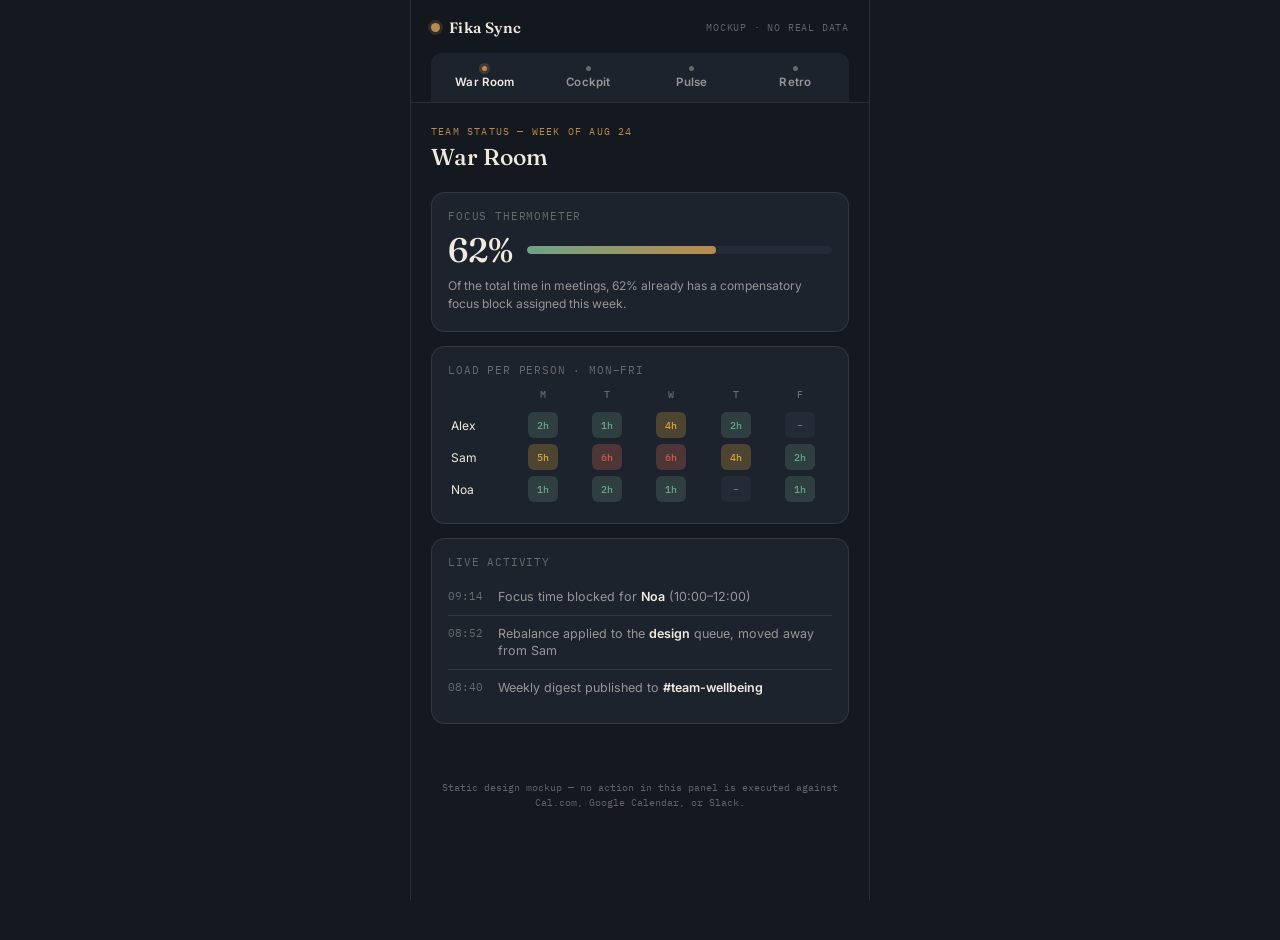
<file: fika-sync/gui/mockup-4-screens.html>
<!DOCTYPE html>
<html lang="en">
<head>
<meta charset="UTF-8">
<meta name="viewport" content="width=device-width, initial-scale=1.0">
<title>Fika Sync — Mockup</title>
<style>
@import url('https://fonts.googleapis.com/css2?family=Fraunces:opsz,wght@9..144,400;9..144,500;9..144,600&family=Inter:wght@400;500;600&family=IBM+Plex+Mono:wght@400;500&display=swap');

:root{
  --ink:#14181F;
  --panel:#1D232D;
  --panel-2:#242B36;
  --paper:#EFE9DE;
  --line: rgba(239,233,222,0.10);
  --line-strong: rgba(239,233,222,0.20);
  --text: #EFE9DE;
  --text-dim: rgba(239,233,222,0.58);
  --text-faint: rgba(239,233,222,0.36);
  --green:#6FA287;
  --amber:#D9A441;
  --clay:#C1614C;
  --brass:#B98A4E;
  --radius: 14px;
}

*{box-sizing:border-box;}
html,body{margin:0;padding:0;background:var(--ink);color:var(--text);
  font-family:'Inter',-apple-system,sans-serif; -webkit-font-smoothing:antialiased;}
body{padding-bottom:40px;}

.mono{font-family:'IBM Plex Mono',monospace;}

.app{max-width:460px;margin:0 auto;min-height:100vh;background:var(--ink);
  border-left:1px solid var(--line); border-right:1px solid var(--line);}

/* ---------- header / console rail ---------- */
header.top{position:sticky;top:0;z-index:10;background:rgba(20,24,31,0.92);
  backdrop-filter:blur(8px); border-bottom:1px solid var(--line); padding:18px 20px 0;}
.brand{display:flex;align-items:center;gap:9px;margin-bottom:16px;}
.brand-mark{width:9px;height:9px;border-radius:50%;background:var(--brass);
  box-shadow:0 0 0 3px rgba(185,138,78,0.18);}
.brand-name{font-family:'Fraunces',serif;font-weight:600;font-size:15px;
  letter-spacing:0.02em;}
.brand-sub{font-family:'IBM Plex Mono',monospace;font-size:10px;color:var(--text-faint);
  letter-spacing:0.08em;margin-left:auto;}

nav.tabs{display:flex;gap:2px;background:var(--panel);border-radius:10px 10px 0 0;
  padding:3px;position:relative;}
nav.tabs button{flex:1;border:none;background:transparent;color:var(--text-dim);
  font-family:'Inter';font-size:11.5px;font-weight:600;letter-spacing:0.01em;
  padding:10px 4px;border-radius:8px;cursor:pointer;transition:color .15s;
  display:flex;flex-direction:column;align-items:center;gap:4px;}
nav.tabs button .dial{width:5px;height:5px;border-radius:50%;background:var(--text-faint);
  transition:all .15s;}
nav.tabs button.active{color:var(--paper);}
nav.tabs button.active .dial{background:var(--brass);box-shadow:0 0 0 3px rgba(185,138,78,0.22);}

/* ---------- shared ---------- */
main{padding:22px 20px 10px;}
.eyebrow{font-family:'IBM Plex Mono',monospace;font-size:10px;letter-spacing:0.12em;
  color:var(--brass);text-transform:uppercase;margin-bottom:6px;}
h1.screen-title{font-family:'Fraunces',serif;font-weight:500;font-size:23px;
  line-height:1.15;margin:0 0 22px;color:var(--paper);}

.card{background:var(--panel);border:1px solid var(--line);border-radius:var(--radius);
  padding:16px 16px 18px;margin-bottom:14px;position:relative;overflow:hidden;}
.card-label{font-size:10.5px;font-family:'IBM Plex Mono';letter-spacing:0.08em;
  color:var(--text-faint);text-transform:uppercase;margin-bottom:10px;}

.pill{display:inline-flex;align-items:center;gap:5px;font-size:10.5px;
  font-family:'IBM Plex Mono';padding:3px 9px 3px 7px;border-radius:20px;font-weight:500;}
.pill .dot{width:5px;height:5px;border-radius:50%;}
.pill.green{background:rgba(111,162,135,0.14);color:var(--green);}
.pill.green .dot{background:var(--green);}
.pill.amber{background:rgba(217,164,65,0.14);color:var(--amber);}
.pill.amber .dot{background:var(--amber);}
.pill.clay{background:rgba(193,97,76,0.14);color:var(--clay);}
.pill.clay .dot{background:var(--clay);}

.stamp{position:absolute;top:14px;right:-30px;transform:rotate(28deg);
  font-family:'IBM Plex Mono';font-size:9px;letter-spacing:0.15em;font-weight:600;
  padding:3px 34px;border:1px solid currentColor;color:var(--text-faint);opacity:0.55;}

/* ================= WAR ROOM ================= */
.thermo-wrap{display:flex;align-items:center;gap:14px;}
.thermo-num{font-family:'Fraunces',serif;font-size:34px;font-weight:500;color:var(--paper);
  line-height:1;}
.thermo-bar{flex:1;height:8px;border-radius:5px;background:var(--panel-2);overflow:hidden;
  position:relative;}
.thermo-fill{height:100%;background:linear-gradient(90deg,var(--green),var(--brass));
  border-radius:5px;}
.thermo-caption{font-size:12px;color:var(--text-dim);margin-top:10px;line-height:1.5;}

table.heatmap{width:100%;border-collapse:collapse;margin-top:4px;}
table.heatmap th{font-family:'IBM Plex Mono';font-size:9.5px;color:var(--text-faint);
  font-weight:500;padding-bottom:8px;text-align:center;}
table.heatmap th:first-child{text-align:left;}
table.heatmap td{padding:3px;text-align:center;}
table.heatmap td.name{text-align:left;font-size:12px;color:var(--text);padding-right:6px;
  white-space:nowrap;}
.cell{width:30px;height:26px;border-radius:6px;margin:0 auto;display:flex;align-items:center;
  justify-content:center;font-family:'IBM Plex Mono';font-size:9.5px;font-weight:500;}
.cell.g{background:rgba(111,162,135,0.22);color:var(--green);}
.cell.a{background:rgba(217,164,65,0.26);color:var(--amber);}
.cell.c{background:rgba(193,97,76,0.30);color:var(--clay);}
.cell.empty{background:var(--panel-2);color:var(--text-faint);}

.feed-item{display:flex;gap:10px;padding:9px 0;border-bottom:1px solid var(--line);}
.feed-item:last-child{border-bottom:none;}
.feed-time{font-family:'IBM Plex Mono';font-size:10.5px;color:var(--text-faint);
  min-width:40px;padding-top:1px;}
.feed-text{font-size:12.5px;color:var(--text-dim);line-height:1.4;}
.feed-text b{color:var(--paper);font-weight:600;}

/* ================= COCKPIT ================= */
.approval-card{border:1px solid var(--line-strong);}
.approval-top{display:flex;justify-content:space-between;align-items:flex-start;
  margin-bottom:8px;}
.approval-title{font-size:14px;font-weight:600;color:var(--paper);}
.approval-desc{font-size:12.5px;color:var(--text-dim);line-height:1.5;margin-bottom:12px;}
.diff-row{font-family:'IBM Plex Mono';font-size:11px;background:var(--panel-2);
  border-radius:8px;padding:9px 11px;margin-bottom:12px;color:var(--text-dim);}
.diff-row .to{color:var(--green);}
.btn-row{display:flex;gap:8px;}
.btn{flex:1;border:none;border-radius:9px;padding:10px 0;font-size:12px;font-weight:600;
  cursor:pointer;font-family:'Inter';letter-spacing:0.01em;transition:opacity .15s;}
.btn:active{opacity:0.7;}
.btn.approve{background:var(--brass);color:#14181F;}
.btn.reject{background:transparent;color:var(--clay);border:1px solid rgba(193,97,76,0.4);}
.btn.modify{background:transparent;color:var(--text-dim);border:1px solid var(--line-strong);}

/* ================= PULSE ================= */
.slider-row{margin-bottom:20px;}
.slider-top{display:flex;justify-content:space-between;align-items:baseline;margin-bottom:8px;}
.slider-name{font-size:13px;color:var(--text);font-weight:500;}
.slider-val{font-family:'IBM Plex Mono';font-size:13px;color:var(--brass);}
input[type=range]{-webkit-appearance:none;width:100%;height:4px;border-radius:3px;
  background:var(--panel-2);}
input[type=range]::-webkit-slider-thumb{-webkit-appearance:none;width:16px;height:16px;
  border-radius:50%;background:var(--brass);border:3px solid var(--ink);cursor:pointer;
  box-shadow:0 0 0 1px var(--brass);}

.team-row{display:flex;align-items:center;gap:10px;padding:10px 0;border-bottom:1px solid var(--line);}
.team-row:last-child{border-bottom:none;}
.avatar{width:30px;height:30px;border-radius:50%;background:var(--panel-2);
  display:flex;align-items:center;justify-content:center;font-family:'Fraunces';
  font-size:12px;color:var(--paper);flex-shrink:0;}
.team-info{flex:1;}
.team-name{font-size:13px;color:var(--text);}
.team-role{font-size:10.5px;color:var(--text-faint);font-family:'IBM Plex Mono';}

.stepper{display:flex;gap:8px;margin-top:2px;}
.step{flex:1;text-align:center;padding:12px 6px;border-radius:10px;
  border:1px solid var(--line);}
.step.connected{border-color:rgba(111,162,135,0.35);}
.step-name{font-size:11.5px;font-weight:600;margin-bottom:6px;}
.step-status{font-size:9.5px;font-family:'IBM Plex Mono';color:var(--text-faint);}
.step.connected .step-status{color:var(--green);}

/* ================= RETROSPECTIVE ================= */
.chart{display:flex;align-items:flex-end;gap:6px;height:90px;margin:6px 0 4px;}
.bar-wrap{flex:1;display:flex;flex-direction:column;align-items:center;gap:6px;}
.bar{width:100%;border-radius:4px 4px 2px 2px;background:var(--panel-2);position:relative;}
.bar.hi{background:var(--brass);}
.bar-label{font-size:8.5px;font-family:'IBM Plex Mono';color:var(--text-faint);}

.history-row{padding:12px 0;border-bottom:1px solid var(--line);position:relative;}
.history-row:last-child{border-bottom:none;}
.history-top{display:flex;justify-content:space-between;align-items:center;margin-bottom:4px;}
.history-week{font-size:12.5px;color:var(--text);font-weight:500;}
.history-id{font-family:'IBM Plex Mono';font-size:9.5px;color:var(--text-faint);}
.history-sub{font-size:11px;color:var(--text-dim);}

.export-row{display:flex;gap:8px;margin-top:16px;}
.export-btn{flex:1;border:1px dashed var(--line-strong);background:transparent;color:var(--text-dim);
  border-radius:9px;padding:10px 0;font-size:11.5px;font-family:'IBM Plex Mono';cursor:pointer;}

.screen{display:none;}
.screen.active{display:block;animation:fade .25s ease;}
@keyframes fade{from{opacity:0;transform:translateY(4px);}to{opacity:1;transform:translateY(0);}}

.foot-note{font-family:'IBM Plex Mono';font-size:9.5px;color:var(--text-faint);
  text-align:center;padding:22px 30px 0;line-height:1.6;}
</style>
</head>
<body>
<div class="app">

  <header class="top">
    <div class="brand">
      <div class="brand-mark"></div>
      <div class="brand-name">Fika Sync</div>
      <div class="brand-sub">MOCKUP · NO REAL DATA</div>
    </div>
    <nav class="tabs">
      <button class="active" data-target="warroom"><span class="dial"></span>War Room</button>
      <button data-target="cockpit"><span class="dial"></span>Cockpit</button>
      <button data-target="pulse"><span class="dial"></span>Pulse</button>
      <button data-target="retro"><span class="dial"></span>Retro</button>
    </nav>
  </header>

  <main>

    <!-- ============ WAR ROOM ============ -->
    <section class="screen active" id="warroom">
      <div class="eyebrow">Team status — week of Aug 24</div>
      <h1 class="screen-title">War Room</h1>

      <div class="card">
        <div class="card-label">Focus thermometer</div>
        <div class="thermo-wrap">
          <div class="thermo-num">62%</div>
          <div class="thermo-bar"><div class="thermo-fill" style="width:62%"></div></div>
        </div>
        <div class="thermo-caption">Of the total time in meetings, 62% already has a compensatory focus block assigned this week.</div>
      </div>

      <div class="card">
        <div class="card-label">Load per person · Mon–Fri</div>
        <table class="heatmap">
          <tr><th></th><th>M</th><th>T</th><th>W</th><th>T</th><th>F</th></tr>
          <tr>
            <td class="name">Alex</td>
            <td><div class="cell g">2h</div></td><td><div class="cell g">1h</div></td>
            <td><div class="cell a">4h</div></td><td><div class="cell g">2h</div></td>
            <td><div class="cell empty">–</div></td>
          </tr>
          <tr>
            <td class="name">Sam</td>
            <td><div class="cell a">5h</div></td><td><div class="cell c">6h</div></td>
            <td><div class="cell c">6h</div></td><td><div class="cell a">4h</div></td>
            <td><div class="cell g">2h</div></td>
          </tr>
          <tr>
            <td class="name">Noa</td>
            <td><div class="cell g">1h</div></td><td><div class="cell g">2h</div></td>
            <td><div class="cell g">1h</div></td><td><div class="cell empty">–</div></td>
            <td><div class="cell g">1h</div></td>
          </tr>
        </table>
      </div>

      <div class="card">
        <div class="card-label">Live activity</div>
        <div class="feed-item">
          <div class="feed-time mono">09:14</div>
          <div class="feed-text">Focus time blocked for <b>Noa</b> (10:00–12:00)</div>
        </div>
        <div class="feed-item">
          <div class="feed-time mono">08:52</div>
          <div class="feed-text">Rebalance applied to the <b>design</b> queue, moved away from Sam</div>
        </div>
        <div class="feed-item">
          <div class="feed-time mono">08:40</div>
          <div class="feed-text">Weekly digest published to <b>#team-wellbeing</b></div>
        </div>
      </div>
    </section>

    <!-- ============ COCKPIT ============ -->
    <section class="screen" id="cockpit">
      <div class="eyebrow">Airlock — pending approval</div>
      <h1 class="screen-title">Cockpit</h1>

      <div class="card approval-card">
        <div class="stamp">preview</div>
        <div class="approval-top">
          <div class="approval-title">Block focus time</div>
          <span class="pill clay"><span class="dot"></span>red</span>
        </div>
        <div class="approval-desc">Sam exceeded 100% of their weekly threshold. Proposing to block 3h on Thursday morning.</div>
        <div class="diff-row">Thu 09:00–12:00 → <span class="to">Focus Time (auto)</span></div>
        <div class="btn-row">
          <button class="btn approve">Approve</button>
          <button class="btn modify">Modify</button>
          <button class="btn reject">Reject</button>
        </div>
      </div>

      <div class="card approval-card">
        <div class="stamp">preview</div>
        <div class="approval-top">
          <div class="approval-title">Reschedule meeting</div>
          <span class="pill amber"><span class="dot"></span>conflict</span>
        </div>
        <div class="approval-desc">The proposed slot for Alex already had an accepted meeting. An alternative slot was found.</div>
        <div class="diff-row">Wed 14:00 → <span class="to">Wed 16:30</span></div>
        <div class="btn-row">
          <button class="btn approve">Approve</button>
          <button class="btn modify">Modify</button>
          <button class="btn reject">Reject</button>
        </div>
      </div>

      <div class="card approval-card">
        <div class="stamp">preview</div>
        <div class="approval-top">
          <div class="approval-title">Rebalance round-robin</div>
          <span class="pill amber"><span class="dot"></span>yellow</span>
        </div>
        <div class="approval-desc">Move new incoming support meetings away from Sam for 5 days.</div>
        <div class="diff-row">queue: support → <span class="to">exclude Sam (5d)</span></div>
        <div class="btn-row">
          <button class="btn approve">Approve</button>
          <button class="btn modify">Modify</button>
          <button class="btn reject">Reject</button>
        </div>
      </div>
    </section>

    <!-- ============ PULSE ============ -->
    <section class="screen" id="pulse">
      <div class="eyebrow">Thresholds and configuration</div>
      <h1 class="screen-title">Pulse</h1>

      <div class="card">
        <div class="card-label">Weekly threshold by role</div>
        <div class="slider-row">
          <div class="slider-top"><span class="slider-name">Individual contributor</span><span class="slider-val mono" id="val-ic">15h</span></div>
          <input type="range" min="5" max="30" value="15" oninput="document.getElementById('val-ic').textContent=this.value+'h'">
        </div>
        <div class="slider-row">
          <div class="slider-top"><span class="slider-name">Manager</span><span class="slider-val mono" id="val-mgr">18h</span></div>
          <input type="range" min="5" max="30" value="18" oninput="document.getElementById('val-mgr').textContent=this.value+'h'">
        </div>
        <div class="slider-row" style="margin-bottom:4px">
          <div class="slider-top"><span class="slider-name">Lead</span><span class="slider-val mono" id="val-lead">20h</span></div>
          <input type="range" min="5" max="30" value="20" oninput="document.getElementById('val-lead').textContent=this.value+'h'">
        </div>
      </div>

      <div class="card">
        <div class="card-label">Team</div>
        <div class="team-row">
          <div class="avatar">A</div>
          <div class="team-info"><div class="team-name">Alex Ruiz</div><div class="team-role">IC</div></div>
          <span class="pill green"><span class="dot"></span>ok</span>
        </div>
        <div class="team-row">
          <div class="avatar">S</div>
          <div class="team-info"><div class="team-name">Sam Torres</div><div class="team-role">MANAGER</div></div>
          <span class="pill clay"><span class="dot"></span>ok</span>
        </div>
        <div class="team-row">
          <div class="avatar">N</div>
          <div class="team-info"><div class="team-name">Noa Fernández</div><div class="team-role">IC</div></div>
          <span class="pill green"><span class="dot"></span>ok</span>
        </div>
      </div>

      <div class="card">
        <div class="card-label">Integrations</div>
        <div class="stepper">
          <div class="step connected"><div class="step-name">Cal.com</div><div class="step-status">connected</div></div>
          <div class="step connected"><div class="step-name">Google Cal</div><div class="step-status">connected</div></div>
          <div class="step"><div class="step-name">Slack</div><div class="step-status">pending</div></div>
        </div>
      </div>
    </section>

    <!-- ============ RETROSPECTIVE ============ -->
    <section class="screen" id="retro">
      <div class="eyebrow">History and trends</div>
      <h1 class="screen-title">Retrospective</h1>

      <div class="card">
        <div class="card-label">Protected focus hours · last 8 weeks</div>
        <div class="chart">
          <div class="bar-wrap"><div class="bar" style="height:30%"></div><div class="bar-label">W1</div></div>
          <div class="bar-wrap"><div class="bar" style="height:45%"></div><div class="bar-label">W2</div></div>
          <div class="bar-wrap"><div class="bar" style="height:38%"></div><div class="bar-label">W3</div></div>
          <div class="bar-wrap"><div class="bar" style="height:55%"></div><div class="bar-label">W4</div></div>
          <div class="bar-wrap"><div class="bar" style="height:50%"></div><div class="bar-label">W5</div></div>
          <div class="bar-wrap"><div class="bar" style="height:68%"></div><div class="bar-label">W6</div></div>
          <div class="bar-wrap"><div class="bar hi" style="height:82%"></div><div class="bar-label">W7</div></div>
          <div class="bar-wrap"><div class="bar hi" style="height:74%"></div><div class="bar-label">W8</div></div>
        </div>
      </div>

      <div class="card">
        <div class="card-label">Run history</div>
        <div class="history-row">
          <div class="history-top"><span class="history-week">Week of Aug 24</span><span class="history-id mono">rcv_9f3a2e</span></div>
          <div class="history-sub">1 person in red · 3h focus protected · digest sent</div>
        </div>
        <div class="history-row">
          <div class="history-top"><span class="history-week">Week of Aug 17</span><span class="history-id mono">rcv_7c1d80</span></div>
          <div class="history-sub">0 people in red · 1.5h focus protected</div>
        </div>
        <div class="history-row">
          <div class="history-top"><span class="history-week">Week of Aug 10</span><span class="history-id mono">rcv_44b9f1</span></div>
          <div class="history-sub">2 people in red · 5h focus protected · 1 conflict resolved</div>
        </div>
        <div class="export-row">
          <button class="export-btn">↓ Export PDF</button>
          <button class="export-btn">↓ Export CSV</button>
        </div>
      </div>
    </section>

  </main>

  <p class="foot-note">Static design mockup — no action in this panel is executed against Cal.com, Google Calendar, or Slack.</p>
</div>

<script>
document.querySelectorAll('nav.tabs button').forEach(btn=>{
  btn.addEventListener('click',()=>{
    document.querySelectorAll('nav.tabs button').forEach(b=>b.classList.remove('active'));
    document.querySelectorAll('.screen').forEach(s=>s.classList.remove('active'));
    btn.classList.add('active');
    document.getElementById(btn.dataset.target).classList.add('active');
  });
});
</script>
</body>
</html>
</file>
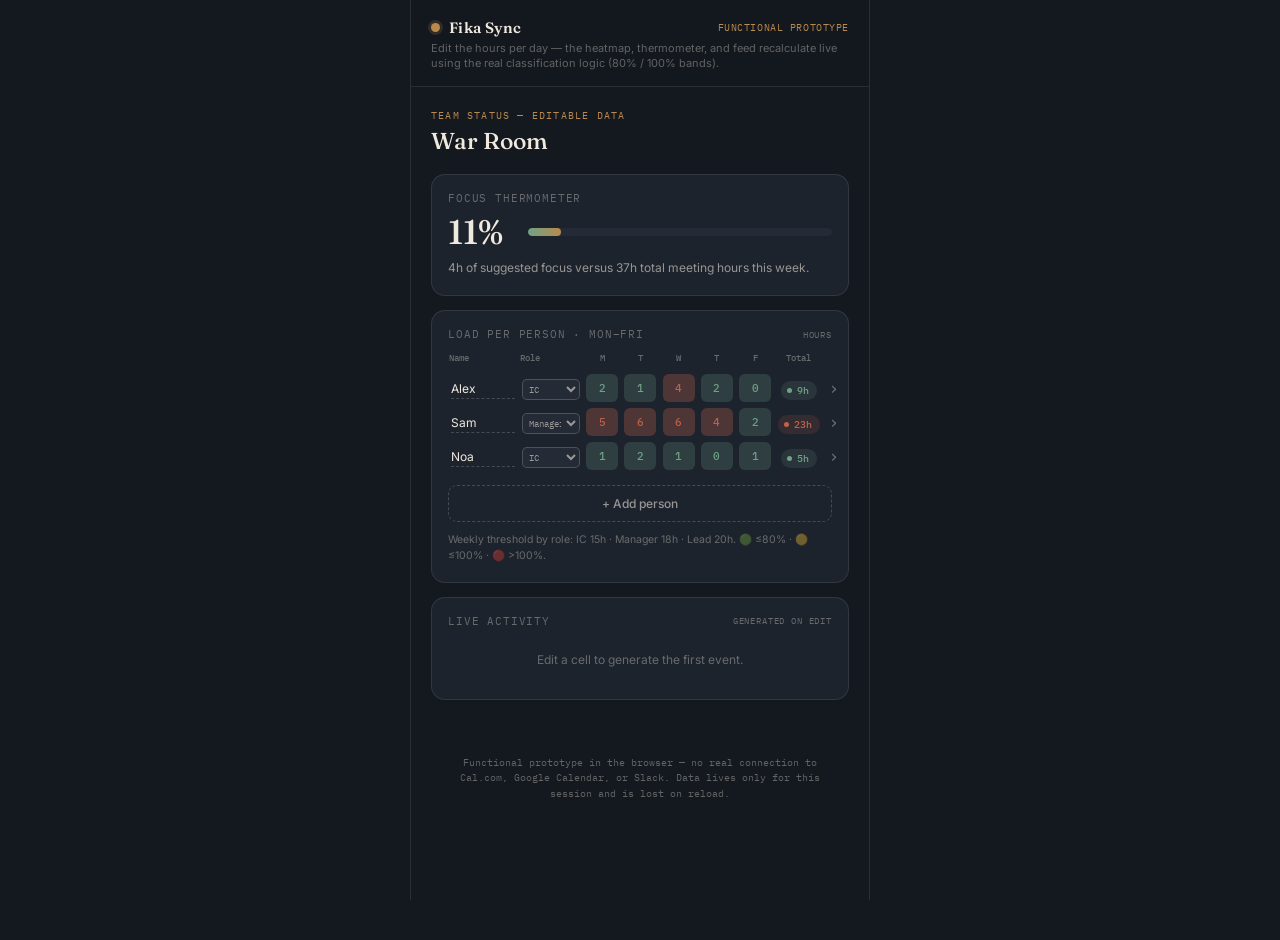
<file: fika-sync/gui/war-room-prototype.html>
<!DOCTYPE html>
<html lang="en">
<head>
<meta charset="UTF-8">
<meta name="viewport" content="width=device-width, initial-scale=1.0">
<title>Fika Sync — War Room (functional prototype)</title>
<style>
@import url('https://fonts.googleapis.com/css2?family=Fraunces:opsz,wght@9..144,400;9..144,500;9..144,600&family=Inter:wght@400;500;600&family=IBM+Plex+Mono:wght@400;500&display=swap');

:root{
  --ink:#14181F; --panel:#1D232D; --panel-2:#242B36; --paper:#EFE9DE;
  --line: rgba(239,233,222,0.10); --line-strong: rgba(239,233,222,0.20);
  --text:#EFE9DE; --text-dim: rgba(239,233,222,0.58); --text-faint: rgba(239,233,222,0.36);
  --green:#6FA287; --amber:#D9A441; --clay:#C1614C; --brass:#B98A4E; --radius:14px;
}
*{box-sizing:border-box;}
html,body{margin:0;background:var(--ink);color:var(--text);
  font-family:'Inter',-apple-system,sans-serif;-webkit-font-smoothing:antialiased;}
body{padding-bottom:40px;}
.mono{font-family:'IBM Plex Mono',monospace;}
.app{max-width:460px;margin:0 auto;min-height:100vh;background:var(--ink);
  border-left:1px solid var(--line);border-right:1px solid var(--line);}

header.top{position:sticky;top:0;z-index:10;background:rgba(20,24,31,0.92);
  backdrop-filter:blur(8px);border-bottom:1px solid var(--line);padding:18px 20px 14px;}
.brand{display:flex;align-items:center;gap:9px;margin-bottom:4px;}
.brand-mark{width:9px;height:9px;border-radius:50%;background:var(--brass);
  box-shadow:0 0 0 3px rgba(185,138,78,0.18);}
.brand-name{font-family:'Fraunces',serif;font-weight:600;font-size:15px;letter-spacing:0.02em;}
.brand-sub{font-family:'IBM Plex Mono';font-size:9.5px;color:var(--brass);margin-left:auto;
  letter-spacing:0.06em;}
.brand-note{font-size:11px;color:var(--text-faint);line-height:1.4;}

main{padding:22px 20px 10px;}
.eyebrow{font-family:'IBM Plex Mono';font-size:10px;letter-spacing:0.12em;color:var(--brass);
  text-transform:uppercase;margin-bottom:6px;}
h1.screen-title{font-family:'Fraunces',serif;font-weight:500;font-size:23px;line-height:1.15;
  margin:0 0 20px;color:var(--paper);}

.card{background:var(--panel);border:1px solid var(--line);border-radius:var(--radius);
  padding:16px 16px 18px;margin-bottom:14px;}
.card-label{font-size:10.5px;font-family:'IBM Plex Mono';letter-spacing:0.08em;
  color:var(--text-faint);text-transform:uppercase;margin-bottom:10px;
  display:flex;justify-content:space-between;align-items:center;}

.thermo-wrap{display:flex;align-items:center;gap:14px;}
.thermo-num{font-family:'Fraunces',serif;font-size:34px;font-weight:500;color:var(--paper);
  line-height:1;min-width:66px;transition:color .2s;}
.thermo-bar{flex:1;height:8px;border-radius:5px;background:var(--panel-2);overflow:hidden;}
.thermo-fill{height:100%;background:linear-gradient(90deg,var(--green),var(--brass));
  border-radius:5px;transition:width .3s ease;}
.thermo-caption{font-size:12px;color:var(--text-dim);margin-top:10px;line-height:1.5;}

.table-scroll{overflow-x:auto;margin:0 -4px;padding:0 4px;}
table.heatmap{width:100%;border-collapse:collapse;min-width:400px;}
table.heatmap th{font-family:'IBM Plex Mono';font-size:9px;color:var(--text-faint);
  font-weight:500;padding-bottom:8px;text-align:center;}
table.heatmap th:first-child,table.heatmap th:nth-child(2){text-align:left;}
table.heatmap td{padding:3px;text-align:center;vertical-align:middle;}
td.name{text-align:left;padding-right:4px;}
.p-name{font-size:12px;color:var(--text);background:transparent;border:none;
  border-bottom:1px dashed var(--line-strong);color:var(--text);font-family:'Inter';
  width:64px;padding:2px 0;}
.p-name:focus{outline:none;border-color:var(--brass);}
select.p-role{background:var(--panel-2);border:1px solid var(--line-strong);color:var(--text-dim);
  font-family:'IBM Plex Mono';font-size:9px;border-radius:5px;padding:3px 2px;width:58px;}
input.cell{width:32px;height:28px;border-radius:6px;border:1px solid transparent;text-align:center;
  font-family:'IBM Plex Mono';font-size:11px;font-weight:500;color:var(--text);
  background:var(--panel-2);transition:background .2s,color .2s;}
input.cell::-webkit-inner-spin-button{-webkit-appearance:none;}
input.cell:focus{outline:none;border-color:var(--brass);}
input.cell.g{background:rgba(111,162,135,0.22);color:var(--green);}
input.cell.a{background:rgba(217,164,65,0.26);color:var(--amber);}
input.cell.c{background:rgba(193,97,76,0.30);color:var(--clay);}
td.total{padding-left:6px;}
.pill{display:inline-flex;align-items:center;gap:5px;font-size:10px;font-family:'IBM Plex Mono';
  padding:3px 8px 3px 6px;border-radius:20px;font-weight:500;white-space:nowrap;}
.pill .dot{width:5px;height:5px;border-radius:50%;}
.pill.green{background:rgba(111,162,135,0.14);color:var(--green);}
.pill.green .dot{background:var(--green);}
.pill.amber{background:rgba(217,164,65,0.14);color:var(--amber);}
.pill.amber .dot{background:var(--amber);}
.pill.clay{background:rgba(193,97,76,0.14);color:var(--clay);}
.pill.clay .dot{background:var(--clay);}
.p-remove{background:none;border:none;color:var(--text-faint);cursor:pointer;font-size:13px;
  padding:2px 4px;}
.p-remove:hover{color:var(--clay);}

.add-row{width:100%;border:1px dashed var(--line-strong);background:transparent;
  color:var(--text-dim);border-radius:9px;padding:10px 0;font-size:12px;font-family:'Inter';
  cursor:pointer;margin-top:12px;font-weight:500;}
.add-row:hover{border-color:var(--brass);color:var(--paper);}

.threshold-note{font-size:10.5px;color:var(--text-faint);margin-top:10px;line-height:1.5;}

.feed{max-height:220px;overflow-y:auto;}
.feed-item{display:flex;gap:10px;padding:9px 0;border-bottom:1px solid var(--line);}
.feed-item:last-child{border-bottom:none;}
.feed-time{font-family:'IBM Plex Mono';font-size:10px;color:var(--text-faint);min-width:48px;
  padding-top:1px;}
.feed-text{font-size:12.5px;color:var(--text-dim);line-height:1.4;}
.feed-text b{color:var(--paper);font-weight:600;}
.feed-empty{font-size:12px;color:var(--text-faint);text-align:center;padding:14px 0;}

.foot-note{font-family:'IBM Plex Mono';font-size:9.5px;color:var(--text-faint);text-align:center;
  padding:22px 30px 0;line-height:1.6;}
</style>
</head>
<body>
<div class="app">
  <header class="top">
    <div class="brand">
      <div class="brand-mark"></div>
      <div class="brand-name">Fika Sync</div>
      <div class="brand-sub">FUNCTIONAL PROTOTYPE</div>
    </div>
    <div class="brand-note">Edit the hours per day — the heatmap, thermometer, and feed recalculate live using the real classification logic (80% / 100% bands).</div>
  </header>

  <main>
    <div class="eyebrow">Team status — editable data</div>
    <h1 class="screen-title">War Room</h1>

    <div class="card">
      <div class="card-label">Focus thermometer</div>
      <div class="thermo-wrap">
        <div class="thermo-num" id="thermo-num">0%</div>
        <div class="thermo-bar"><div class="thermo-fill" id="thermo-fill" style="width:0%"></div></div>
      </div>
      <div class="thermo-caption" id="thermo-caption">Suggested focus hours versus total meeting hours for the week.</div>
    </div>

    <div class="card">
      <div class="card-label">Load per person · Mon–Fri <span class="mono" style="font-size:9px">hours</span></div>
      <div class="table-scroll">
        <table class="heatmap">
          <thead>
            <tr><th>Name</th><th>Role</th><th>M</th><th>T</th><th>W</th><th>T</th><th>F</th><th>Total</th></tr>
          </thead>
          <tbody id="team-body"></tbody>
        </table>
      </div>
      <button class="add-row" id="add-person">+ Add person</button>
      <div class="threshold-note">Weekly threshold by role: IC 15h · Manager 18h · Lead 20h. 🟢 ≤80% · 🟡 ≤100% · 🔴 &gt;100%.</div>
    </div>

    <div class="card">
      <div class="card-label">Live activity <span class="mono" style="font-size:9px">generated on edit</span></div>
      <div class="feed" id="feed"><div class="feed-empty">Edit a cell to generate the first event.</div></div>
    </div>
  </main>

  <p class="foot-note">Functional prototype in the browser — no real connection to Cal.com, Google Calendar, or Slack. Data lives only for this session and is lost on reload.</p>
</div>

<script>
const THRESHOLDS = { ic: 15, manager: 18, lead: 20 };
const ROLE_LABEL = { ic: 'IC', manager: 'Manager', lead: 'Lead' };

let people = [
  { id: 1, name: 'Alex',  role: 'ic',      hours: [2,1,4,2,0] },
  { id: 2, name: 'Sam',   role: 'manager', hours: [5,6,6,4,2] },
  { id: 3, name: 'Noa',   role: 'ic',      hours: [1,2,1,0,1] },
];
let nextId = 4;
let prevSeverity = {};
let feedEvents = [];

function classify(pct){
  if (pct <= 80) return 'green';
  if (pct <= 100) return 'amber';
  return 'clay';
}
function severityWord(sev){
  return sev === 'green' ? 'healthy' : sev === 'amber' ? 'at the limit' : 'overloaded';
}
function suggestedFocus(sev){
  if (sev === 'amber') return 2;
  if (sev === 'clay') return 4;
  return 0;
}
function nowLabel(){
  const d = new Date();
  return d.toLocaleTimeString('en-US', {hour:'2-digit', minute:'2-digit'});
}
function pushFeed(html){
  feedEvents.unshift({ time: nowLabel(), html });
  feedEvents = feedEvents.slice(0, 12);
}

function render(){
  const body = document.getElementById('team-body');
  body.innerHTML = '';
  let totalHours = 0, totalFocus = 0;

  people.forEach(p => {
    const weekly = p.hours.reduce((a,b)=>a+b, 0);
    const threshold = THRESHOLDS[p.role];
    const pct = threshold ? (weekly/threshold)*100 : 0;
    const sev = classify(pct);
    const focus = suggestedFocus(sev);
    totalHours += weekly;
    totalFocus += focus;

    if (prevSeverity[p.id] !== undefined && prevSeverity[p.id] !== sev){
      if (sev === 'clay'){
        pushFeed(`Focus time suggested for <b>${p.name}</b> (${focus}h) — 🔴 ${pct.toFixed(0)}% of threshold`);
      } else if (sev === 'amber'){
        pushFeed(`<b>${p.name}</b> entered the limit zone — 🟡 ${pct.toFixed(0)}% of threshold`);
      } else if (sev === 'green'){
        pushFeed(`<b>${p.name}</b> is back in the healthy zone — 🟢 ${pct.toFixed(0)}% of threshold`);
      }
    }
    prevSeverity[p.id] = sev;

    const tr = document.createElement('tr');

    const tdName = document.createElement('td');
    tdName.className = 'name';
    const nameInput = document.createElement('input');
    nameInput.className = 'p-name';
    nameInput.value = p.name;
    nameInput.addEventListener('input', e => { p.name = e.target.value || '—'; render(); });
    tdName.appendChild(nameInput);
    tr.appendChild(tdName);

    const tdRole = document.createElement('td');
    const roleSel = document.createElement('select');
    roleSel.className = 'p-role';
    Object.keys(THRESHOLDS).forEach(r => {
      const opt = document.createElement('option');
      opt.value = r; opt.textContent = ROLE_LABEL[r];
      if (r === p.role) opt.selected = true;
      roleSel.appendChild(opt);
    });
    roleSel.addEventListener('change', e => { p.role = e.target.value; render(); });
    tdRole.appendChild(roleSel);
    tr.appendChild(tdRole);

    const dayThreshold = threshold / 5;
    p.hours.forEach((h, i) => {
      const td = document.createElement('td');
      const input = document.createElement('input');
      input.type = 'number'; input.min = '0'; input.max = '14';
      input.className = 'cell ' + classify((h/dayThreshold)*100 || 0)[0];
      input.value = h;
      input.addEventListener('input', e => {
        p.hours[i] = Math.max(0, Math.min(14, Number(e.target.value) || 0));
        render();
      });
      td.appendChild(input);
      tr.appendChild(td);
    });

    const tdTotal = document.createElement('td');
    tdTotal.className = 'total';
    tdTotal.innerHTML = `<span class="pill ${sev==='clay'?'clay':sev}"><span class="dot"></span>${weekly}h</span>`;
    tr.appendChild(tdTotal);

    const tdRemove = document.createElement('td');
    const rm = document.createElement('button');
    rm.className = 'p-remove'; rm.textContent = '✕';
    rm.addEventListener('click', () => {
      people = people.filter(x => x.id !== p.id);
      delete prevSeverity[p.id];
      render();
    });
    tdRemove.appendChild(rm);
    tr.appendChild(tdRemove);

    body.appendChild(tr);
  });

  const thermoPct = totalHours > 0 ? Math.min(100, Math.round((totalFocus / totalHours) * 100)) : 0;
  document.getElementById('thermo-num').textContent = thermoPct + '%';
  document.getElementById('thermo-fill').style.width = thermoPct + '%';
  document.getElementById('thermo-caption').textContent =
    totalHours > 0
      ? `${totalFocus}h of suggested focus versus ${totalHours}h total meeting hours this week.`
      : 'Add hours to calculate the thermometer.';

  const feedEl = document.getElementById('feed');
  feedEl.innerHTML = feedEvents.length
    ? feedEvents.map(ev => `<div class="feed-item"><div class="feed-time mono">${ev.time}</div><div class="feed-text">${ev.html}</div></div>`).join('')
    : '<div class="feed-empty">Edit a cell to generate the first event.</div>';
}

document.getElementById('add-person').addEventListener('click', () => {
  people.push({ id: nextId++, name: 'New person', role: 'ic', hours: [0,0,0,0,0] });
  render();
});

// Initial severity calculation without generating feed events (base state)
people.forEach(p => {
  const weekly = p.hours.reduce((a,b)=>a+b,0);
  const pct = (weekly / THRESHOLDS[p.role]) * 100;
  prevSeverity[p.id] = classify(pct);
});
render();
</script>
</body>
</html>
</file>
